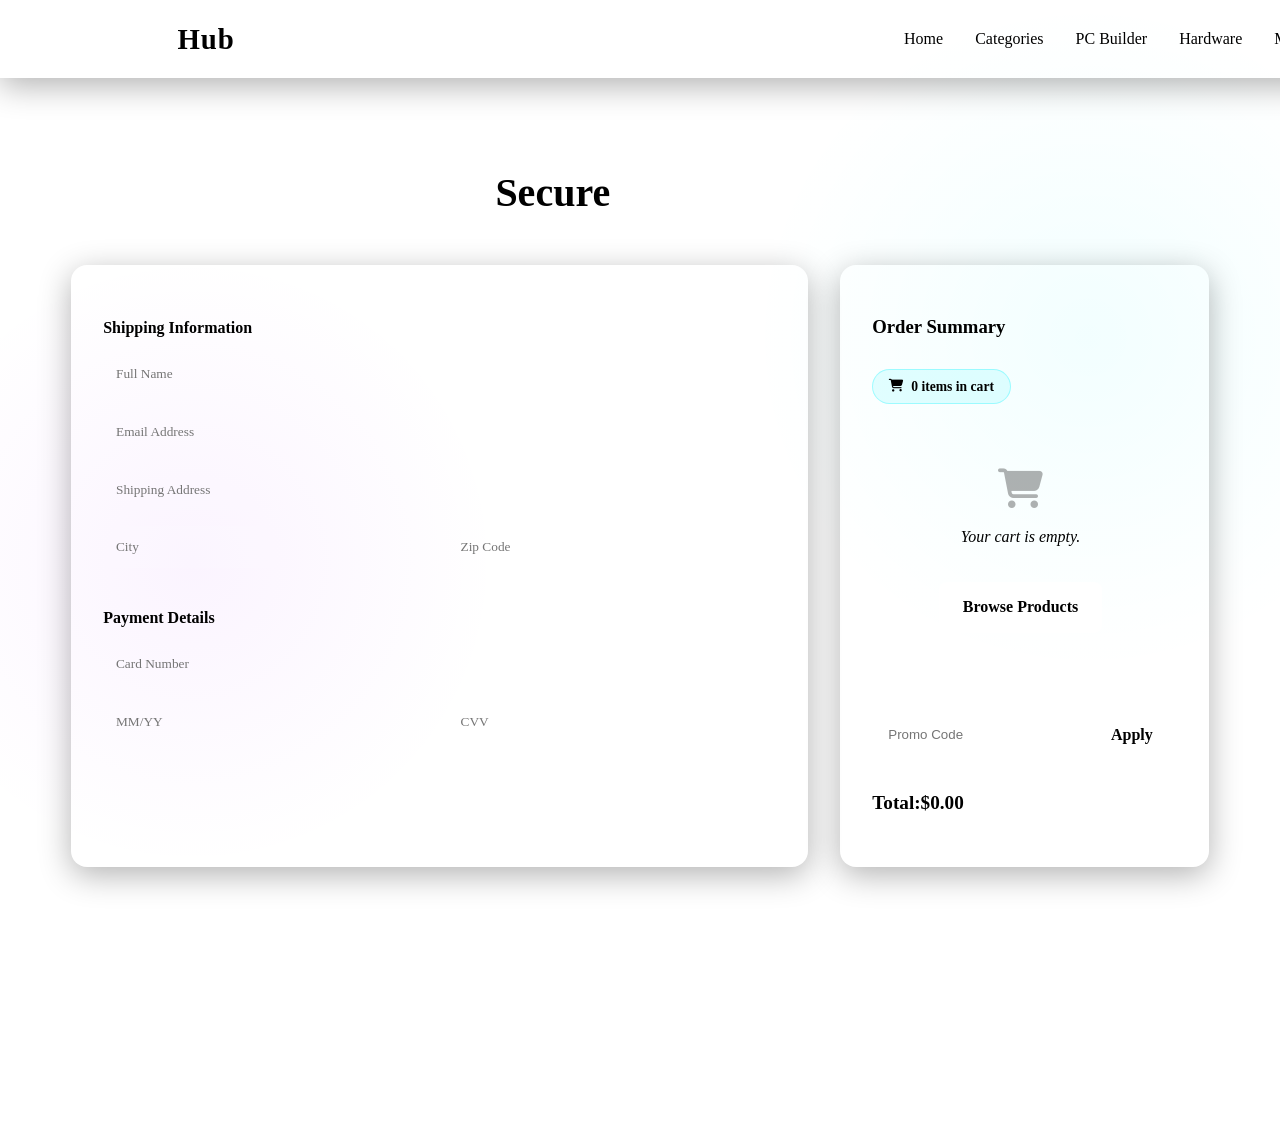
<file: checkout.html>
<!DOCTYPE html>
<html lang="en">
<head>
    <meta charset="UTF-8">
    <meta name="viewport" content="width=device-width, initial-scale=1.0">
    <title>Checkout - Gaming Hub</title>
    <meta name="description" content="Secure checkout for Gaming Hub.">
    <link rel="stylesheet" href="styles/main.css">
    <link rel="stylesheet" href="styles/components.css">
    <link href="https://fonts.googleapis.com/css2?family=Outfit:wght@300;400;600;800&family=Inter:wght@400;500;700&display=swap" rel="stylesheet">
    <link href="https://cdnjs.cloudflare.com/ajax/libs/font-awesome/6.4.0/css/all.min.css" rel="stylesheet">
</head>
<body>
    <!-- Navbar -->
    <nav class="navbar glass-panel">
        <div class="nav-brand">
            <a href="index.html" style="text-decoration: none; color: inherit;">
                <span class="neon-text">Gaming</span> Hub
            </a>
        </div>
        <div class="nav-links">
            <a href="index.html#hero">Home</a>
            <a href="index.html#categories">Categories</a>
            <a href="index.html#builder">PC Builder</a>
            <a href="index.html#products">Hardware</a>
            <a href="orders.html">My Orders</a>
        </div>
    </nav>

    <!-- Checkout Section -->
    <section class="checkout-page" style="padding-top: 8rem; min-height: 100vh;">
        <h2 class="section-title">Secure <span class="neon-text">Checkout</span></h2>
        
        <div class="checkout-container">
            <div class="checkout-form-container glass-panel">
                <form id="page-checkout-form" class="checkout-form">
                    <div class="form-section">
                        <h4>Shipping Information</h4>
                        <input type="text" placeholder="Full Name" required>
                        <input type="email" placeholder="Email Address" required>
                        <input type="text" placeholder="Shipping Address" required>
                        <div class="form-row">
                            <input type="text" placeholder="City" required>
                            <input type="text" placeholder="Zip Code" required>
                        </div>
                    </div>
                    <div class="form-section">
                        <h4>Payment Details</h4>
                        <input type="text" placeholder="Card Number" required>
                        <div class="form-row">
                            <input type="text" placeholder="MM/YY" required>
                            <input type="text" placeholder="CVV" required>
                        </div>
                    </div>
                    <button type="submit" class="btn btn-neon w-100" id="page-place-order-btn" style="color: white !important;">Place Order</button>
                </form>
            </div>
            
        <div class="checkout-summary glass-panel">
                <h3>Order Summary</h3>

                <!-- Product count badge -->
                <div id="checkout-item-count" style="
                    display: inline-flex;
                    align-items: center;
                    gap: 0.5rem;
                    margin-top: 0.75rem;
                    background: rgba(0,243,255,0.1);
                    border: 1px solid rgba(0,243,255,0.3);
                    border-radius: 30px;
                    padding: 0.35rem 1rem;
                    font-size: 0.85rem;
                    font-weight: 600;
                    color: var(--neon-blue);
                ">
                    <i class="fas fa-shopping-cart" style="font-size:0.8rem;"></i>
                    <span id="item-count-text">0 items in cart</span>
                </div>

                <div class="checkout-items" id="checkout-items">
                    <!-- Rendered by JS -->
                </div>
                <div class="promo-section" style="margin-top: 1.5rem; padding-top: 1rem; border-top: 1px solid var(--glass-border);">
                    <div class="flex gap-2" style="display: flex; gap: 0.5rem;">
                        <input type="text" id="promo-input" placeholder="Promo Code" class="bg-slate-900 border border-slate-800 rounded-lg px-3 py-2 text-sm w-full" style="background: rgba(255,255,255,0.92); border: 1px solid var(--glass-border); border-radius: 8px; color: #111; padding: 0.5rem 1rem; width: 100%; font-weight: 500;">
                        <button type="button" id="apply-promo-btn" class="btn btn-primary btn-sm">Apply</button>
                    </div>
                    <p id="promo-status" class="text-xs mt-2" style="font-size: 0.75rem; margin-top: 0.5rem;"></p>
                </div>
                <div class="cart-total mt-1 pt-1" style="border-top: 1px solid var(--glass-border); margin-top: 1rem; padding-top: 1rem;">
                    <div id="discount-row" style="display: none; justify-content: space-between; margin-bottom: 0.5rem; color: var(--neon-green);">
                        <span>Discount:</span>
                        <span id="discount-amount">-$0.00</span>
                    </div>
                    <div style="display: flex; justify-content: space-between; font-weight: 800; font-size: 1.2rem;">
                        <span>Total:</span>
                        <span id="checkout-total-price">$0.00</span>
                    </div>
                </div>
            </div>
        </div>
    </section>

    <!-- Success Modal -->
    <div class="success-overlay" id="success-overlay"></div>
    <div class="success-modal glass-panel" id="success-modal">
        <i class="fas fa-check-circle success-icon"></i>
        <h3>Order Placed!</h3>
        <p>Your premium hardware is on its way. Check your email for details.</p>
        <div style="display:flex; gap:1rem; justify-content:center; margin-top:1rem; flex-wrap:wrap;">
            <button class="btn btn-primary" id="return-home-btn">Return to Home</button>
            <a href="orders.html" class="btn btn-outline" style="display:inline-block;">View My Orders</a>
        </div>
    </div>

    <!-- Scripts -->
    <script src="js/auth.js"></script>
    <script src="js/checkout.js"></script>
</body>
</html>
</file>
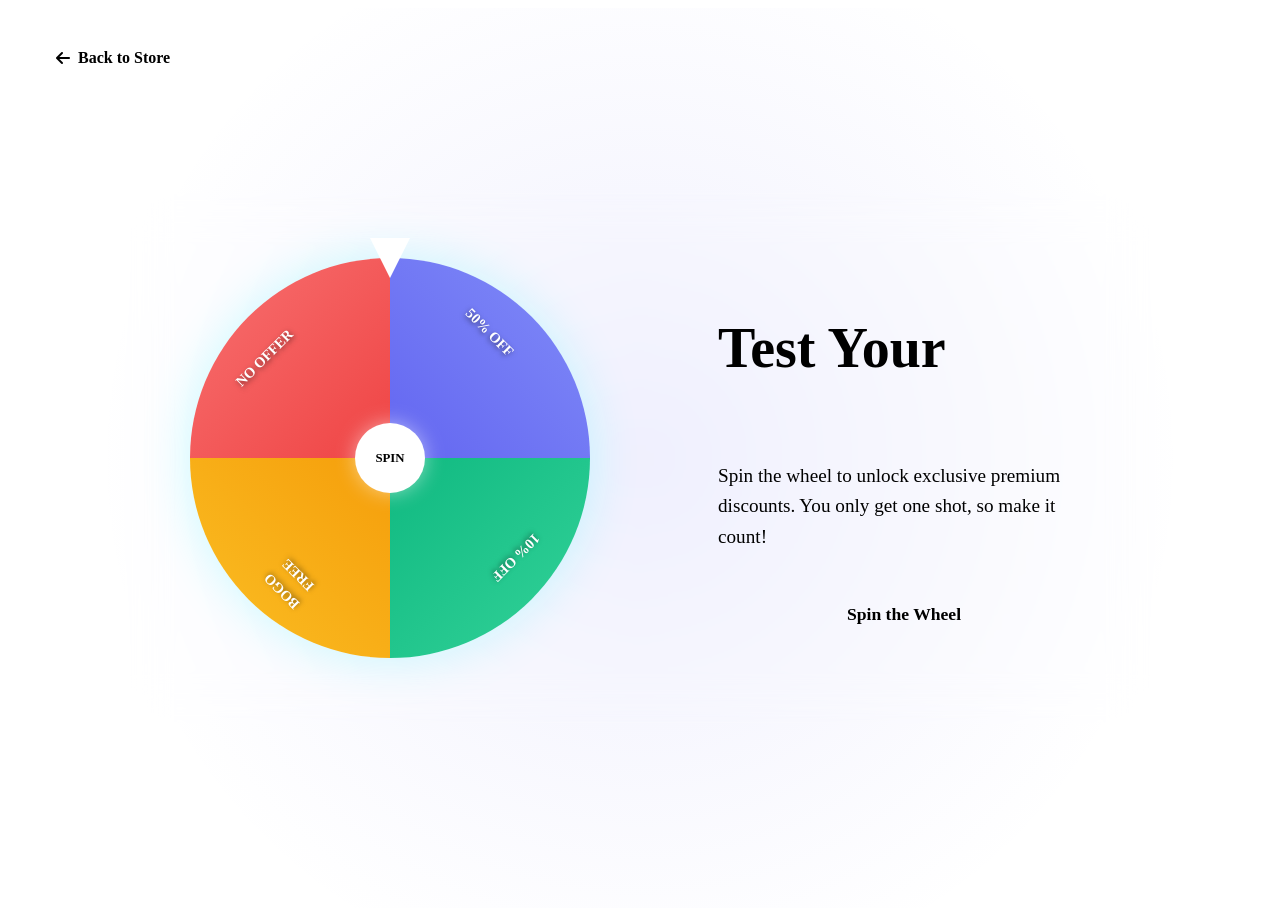
<file: lucky-wheel.html>
<!DOCTYPE html>
<html lang="en">
<head>
    <meta charset="UTF-8">
    <meta name="viewport" content="width=device-width, initial-scale=1.0">
    <title>Lucky Spin - Gaming Hub</title>
    <link rel="stylesheet" href="styles/main.css">
    <link rel="stylesheet" href="styles/components.css">
    <link href="https://fonts.googleapis.com/css2?family=Outfit:wght@300;400;600;800&family=Inter:wght@400;500;700&display=swap" rel="stylesheet">
    <link rel="stylesheet" href="https://cdnjs.cloudflare.com/ajax/libs/font-awesome/6.4.0/css/all.min.css">
    <style>
        body {
            background: var(--bg-darker);
            overflow: hidden;
            display: flex;
            align-items: center;
            justify-content: center;
            min-height: 100vh;
        }
        .lucky-page-container {
            width: 100%;
            height: 100vh;
            display: flex;
            flex-direction: column;
            align-items: center;
            justify-content: center;
            background: radial-gradient(circle at center, rgba(99, 102, 241, 0.1), transparent 70%);
            position: relative;
        }
        .back-home {
            position: absolute;
            top: 2rem;
            left: 2rem;
            z-index: 100;
        }
        .wheel-container-wrapper {
            animation: fadeIn 0.8s ease-out;
            background: rgba(255, 255, 255, 0.03);
            border: 1px solid rgba(255, 255, 255, 0.1);
            backdrop-filter: blur(20px);
            padding: 4rem;
            border-radius: 60px;
        }
    </style>
</head>
<body>
    <a href="index.html" class="btn btn-outline back-home">
        <i class="fas fa-arrow-left"></i> &nbsp; Back to Store
    </a>

    <div class="lucky-page-container">
        <div class="wheel-container-wrapper">
            <div class="wheel-container">
                <div class="wheel-pointer"></div>
                <div class="wheel-main" id="wheel-main">
                    <div class="wheel-segment"><span>50% OFF</span></div>
                    <div class="wheel-segment"><span>10% OFF</span></div>
                    <div class="wheel-segment"><span>BOGO FREE</span></div>
                    <div class="wheel-segment"><span>NO OFFER</span></div>
                </div>
                <div class="wheel-center" id="spin-trigger"></div>
            </div>
            
            <div class="wheel-content" style="margin-left: 4rem;">
                <div id="wheel-intro">
                    <h2 style="font-size: 3.5rem; margin-bottom: 1rem;">Test Your <span class="neon-text">Luck!</span></h2>
                    <p style="color: var(--text-secondary); margin-bottom: 2rem; font-size: 1.2rem;">Spin the wheel to unlock exclusive premium discounts. You only get one shot, so make it count!</p>
                    <button class="btn btn-neon w-100" id="btn-spin-now" style="padding: 1.2rem; font-size: 1.1rem;">Spin the Wheel</button>
                </div>

                <div id="wheel-reward" class="reward-display">
                    <h2 style="font-size: 3.5rem; margin-bottom: 1rem;">Winner <span class="neon-text">Winner!</span></h2>
                    <p id="reward-message" style="color: var(--text-secondary); margin-bottom: 2rem; font-size: 1.2rem;">Congratulations! Use the code below at checkout.</p>
                    <div class="reward-code" id="reward-code-text">GAMING50</div>
                    <button class="btn btn-primary w-100" id="btn-claim-reward">Go Shopping</button>
                </div>
            </div>
        </div>
    </div>

    <!-- Background Decoration -->
    <div class="glow-orb orb-1"></div>
    <div class="glow-orb orb-2"></div>

    <script src="js/wheel.js"></script>
</body>
</html>
</file>
<file: styles/main.css>
.nav-links a.admin-badge {
    background: rgba(99, 102, 241, 0.1);
    color: var(--primary);
    padding: 6px 12px;
    border-radius: 8px;
    border: 1px solid rgba(99, 102, 241, 0.2);
    font-weight: 600;
}

.footer-admin-link {
    display: inline-block;
    margin-top: 10px;
    color: var(--primary);
    text-decoration: none;
    font-weight: 500;
    transition: transform 0.2s;
}

.footer-admin-link:hover {
    transform: translateX(5px);
}
    /* Color Palette */
    --bg-dark: #0a0a0f;
    --bg-darker: #050507;
    --bg-card: rgba(20, 20, 30, 0.6);
    
    --text-primary: #ffffff;
    --text-secondary: #b4b4cc;
    
    --neon-blue: #00f3ff;
    --neon-purple: #b026ff;
    --neon-blue-glow: rgba(0, 243, 255, 0.5);
    --neon-purple-glow: rgba(176, 38, 255, 0.5);
    
    --success: #00ff88;
    --error: #ff3366;

    /* Glassmorphism */
    --glass-border: rgba(255, 255, 255, 0.15);
    --glass-bg: rgba(20, 20, 30, 0.65);
    --glass-blur: blur(12px);
    
    /* Typography */
    --font-heading: 'Outfit', sans-serif;
    --font-body: 'Inter', sans-serif;
    
    /* Transitions */
    --transition-fast: 0.2s ease;
    --transition-smooth: 0.4s cubic-bezier(0.16, 1, 0.3, 1);
}

* {
    margin: 0;
    padding: 0;
    box-sizing: border-box;
}

html {
    scroll-behavior: smooth;
}

body {
    background-color: var(--bg-dark);
    color: var(--text-primary);
    font-family: var(--font-body);
    line-height: 1.6;
    overflow-x: hidden;
    min-height: 100vh;
    background-image: 
        radial-gradient(circle at 15% 50%, rgba(176, 38, 255, 0.05), transparent 25%),
        radial-gradient(circle at 85% 30%, rgba(0, 243, 255, 0.05), transparent 25%);
}

h1, h2, h3, h4, h5, h6 {
    font-family: var(--font-heading);
    font-weight: 700;
    line-height: 1.2;
}

a {
    color: var(--text-primary);
    text-decoration: none;
    transition: color var(--transition-fast);
}

ul {
    list-style: none;
}

img {
    max-width: 100%;
    display: block;
}

/* Utilities */
.neon-text {
    background: linear-gradient(90deg, var(--neon-blue), var(--neon-purple));
    -webkit-background-clip: text;
    -webkit-text-fill-color: transparent;
    background-clip: text;
    color: transparent;
    text-shadow: 0 0 20px var(--neon-blue-glow);
}

.glass-panel {
    background: var(--glass-bg);
    backdrop-filter: var(--glass-blur);
    -webkit-backdrop-filter: var(--glass-blur);
    border: 1px solid var(--glass-border);
    border-radius: 16px;
    box-shadow: 0 8px 32px 0 rgba(0, 0, 0, 0.3);
}

.section-title {
    font-size: 2.5rem;
    text-align: center;
    margin-bottom: 3rem;
    position: relative;
}

.section-title::after {
    content: '';
    position: absolute;
    bottom: -10px;
    left: 50%;
    transform: translateX(-50%);
    width: 60px;
    height: 4px;
    background: linear-gradient(90deg, var(--neon-blue), var(--neon-purple));
    border-radius: 2px;
}

/* Buttons */
.btn {
    display: inline-flex;
    align-items: center;
    justify-content: center;
    padding: 0.8rem 1.5rem;
    border-radius: 8px;
    font-family: var(--font-heading);
    font-weight: 600;
    cursor: pointer;
    transition: all var(--transition-fast);
    border: none;
    font-size: 1rem;
    text-align: center;
}

.btn-primary {
    background: #ffffff;
    color: var(--bg-dark);
}

.btn-primary:hover {
    background: #e0e0e0;
    transform: translateY(-2px);
}

.btn-neon {
    background: transparent;
    color: var(--text-primary);
    border: 1px solid var(--neon-blue);
    box-shadow: 0 0 10px var(--neon-blue-glow), inset 0 0 10px var(--neon-blue-glow);
    position: relative;
    overflow: hidden;
}

.btn-neon::before {
    content: '';
    position: absolute;
    top: 0;
    left: -100%;
    width: 100%;
    height: 100%;
    background: linear-gradient(90deg, transparent, rgba(0, 243, 255, 0.2), transparent);
    transition: left 0.5s ease;
}

.btn-neon:hover::before {
    left: 100%;
}

.btn-neon:hover {
    box-shadow: 0 0 20px var(--neon-blue-glow), inset 0 0 20px var(--neon-blue-glow);
    transform: translateY(-2px);
    text-shadow: 0 0 5px var(--neon-blue);
}

.btn-outline {
    background: transparent;
    border: 1px solid var(--text-secondary);
    color: var(--text-primary);
}

.btn-outline:hover {
    border-color: var(--text-primary);
    background: rgba(255, 255, 255, 0.05);
}

.icon-btn {
    background: transparent;
    border: none;
    color: var(--text-primary);
    font-size: 1.2rem;
    cursor: pointer;
    transition: color var(--transition-fast);
    position: relative;
}

.icon-btn:hover {
    color: var(--neon-blue);
}

.w-100 {
    width: 100%;
}

/* Animations */
@keyframes pulse {
    0% { transform: scale(1); opacity: 0.5; }
    50% { transform: scale(1.05); opacity: 0.8; }
    100% { transform: scale(1); opacity: 0.5; }
}

@keyframes float {
    0% { transform: translateY(0px); }
    50% { transform: translateY(-20px); }
    100% { transform: translateY(0px); }
}

@keyframes fadeIn {
    from { opacity: 0; transform: translateY(20px); }
    to { opacity: 1; transform: translateY(0); }
}

.fade-in {
    animation: fadeIn 0.6s ease forwards;
}
</file>
<file: styles/components.css>
/* Navbar */
.navbar {
    display: flex;
    justify-content: space-between;
    align-items: center;
    padding: 1rem 5%;
    position: fixed;
    top: 0;
    left: 0;
    width: 100%;
    z-index: 1000;
    border-radius: 0;
    border-top: none;
    border-left: none;
    border-right: none;
}

.nav-brand {
    font-family: var(--font-heading);
    font-size: 1.8rem;
    font-weight: 800;
    letter-spacing: 1px;
}

.nav-links {
    display: flex;
    gap: 2rem;
}

.nav-links a {
    font-weight: 500;
    font-size: 1rem;
    position: relative;
}

.nav-links a::after {
    content: '';
    position: absolute;
    width: 0;
    height: 2px;
    bottom: -4px;
    left: 0;
    background: var(--neon-blue);
    transition: width var(--transition-fast);
}

.nav-links a:hover::after {
    width: 100%;
}

.nav-actions {
    display: flex;
    align-items: center;
    gap: 1.5rem;
}

.search-bar {
    background: rgba(255, 255, 255, 0.05);
    border: 1px solid var(--glass-border);
    padding: 0.5rem 1rem;
    border-radius: 20px;
    color: var(--text-primary);
    outline: none;
    transition: all var(--transition-fast);
}

.search-bar:focus {
    border-color: var(--neon-blue);
    box-shadow: 0 0 10px rgba(0, 243, 255, 0.2);
}

.cart-btn {
    position: relative;
}

.cart-count {
    position: absolute;
    top: -8px;
    right: -12px;
    background: var(--neon-purple);
    color: white;
    font-size: 0.7rem;
    font-weight: bold;
    height: 18px;
    width: 18px;
    display: flex;
    align-items: center;
    justify-content: center;
    border-radius: 50%;
}

/* Hero Section */
.hero {
    min-height: 100vh;
    display: flex;
    align-items: center;
    justify-content: space-between;
    padding: 6rem 5% 0;
    position: relative;
}

.hero-content {
    flex: 1;
    max-width: 600px;
    z-index: 2;
}

.hero-title {
    font-size: 4rem;
    margin-bottom: 1.5rem;
}

.hero-subtitle {
    font-size: 1.2rem;
    color: var(--text-secondary);
    margin-bottom: 2.5rem;
}

.hero-buttons {
    display: flex;
    gap: 1.5rem;
}

.hero-image-container {
    flex: 1;
    position: relative;
    display: flex;
    justify-content: center;
    align-items: center;
    z-index: 1;
}

.hero-image {
    width: 100%;
    max-width: 500px;
    animation: float 6s ease-in-out infinite;
    z-index: 2;
    position: relative;
    border-radius: 20px;
    box-shadow: 0 20px 50px rgba(0,0,0,0.5);
}

.glow-orb {
    position: absolute;
    border-radius: 50%;
    filter: blur(80px);
    z-index: 1;
    animation: pulse 4s ease-in-out infinite;
}

.orb-1 {
    width: 300px;
    height: 300px;
    background: var(--neon-blue-glow);
    top: 10%;
    right: 20%;
}

.orb-2 {
    width: 250px;
    height: 250px;
    background: var(--neon-purple-glow);
    bottom: 10%;
    left: 20%;
    animation-delay: 2s;
}

/* Sections Base */
section {
    padding: 5rem 5%;
}

/* Category Grid */
.category-grid {
    display: grid;
    grid-template-columns: repeat(auto-fit, minmax(300px, 1fr));
    gap: 2rem;
}

.category-card {
    position: relative;
    height: 200px;
    border-radius: 16px;
    overflow: hidden;
    cursor: pointer;
    transition: transform var(--transition-fast);
}

.category-card:hover {
    transform: translateY(-5px);
}

.category-img {
    width: 100%;
    height: 100%;
    object-fit: cover;
    transition: transform 0.5s ease;
}

.category-card:hover .category-img {
    transform: scale(1.1);
}

.category-overlay {
    position: absolute;
    inset: 0;
    background: linear-gradient(to top, rgba(0,0,0,0.8), transparent);
    display: flex;
    align-items: flex-end;
    padding: 1.5rem;
}

.category-title {
    font-size: 1.5rem;
    font-weight: 600;
}

/* Products Grid */
.product-grid {
    display: grid;
    grid-template-columns: repeat(auto-fill, minmax(280px, 1fr));
    gap: 2rem;
}

.product-card {
    padding: 1.5rem;
    display: flex;
    flex-direction: column;
    gap: 1rem;
    transition: all var(--transition-fast);
    border: 1px solid transparent;
}

.product-card:hover {
    border-color: rgba(0, 243, 255, 0.3);
    box-shadow: 0 10px 30px rgba(0, 0, 0, 0.5), 0 0 20px rgba(0, 243, 255, 0.1);
    transform: translateY(-5px);
}

.product-image-wrap {
    height: 200px;
    display: flex;
    justify-content: center;
    align-items: center;
    background: rgba(0, 0, 0, 0.2);
    border-radius: 8px;
    overflow: hidden;
}

.product-image {
    max-height: 100%;
    object-fit: contain;
    transition: transform 0.3s ease;
}

.product-card:hover .product-image {
    transform: scale(1.05);
}

.product-category {
    font-size: 0.8rem;
    color: var(--neon-blue);
    text-transform: uppercase;
    letter-spacing: 1px;
}

.product-title {
    font-size: 1.2rem;
    font-weight: 600;
    margin-bottom: 0.5rem;
}

.product-rating {
    color: #ffb800;
    font-size: 0.9rem;
}

.product-rating span {
    color: var(--text-secondary);
    margin-left: 0.5rem;
}

.product-price {
    font-size: 1.5rem;
    font-weight: 700;
    color: var(--text-primary);
    margin: 0.5rem 0;
}

.product-actions {
    display: flex;
    gap: 0.5rem;
    margin-top: auto;
}

/* Product Filters */
.product-filters {
    display: flex;
    justify-content: center;
    flex-wrap: wrap;
    gap: 1rem;
    margin-bottom: 2.5rem;
}

.filter-btn {
    background: rgba(255, 255, 255, 0.05);
    border: 1px solid var(--glass-border);
    padding: 0.6rem 1.5rem;
    border-radius: 25px;
    color: var(--text-primary);
    cursor: pointer;
    font-weight: 500;
    transition: all var(--transition-fast);
}

.filter-btn:hover {
    background: rgba(0, 243, 255, 0.1);
    border-color: var(--neon-blue);
    transform: translateY(-2px);
}

.filter-btn.active {
    background: var(--neon-blue);
    color: #000;
    border-color: var(--neon-blue);
    box-shadow: 0 0 15px rgba(0, 243, 255, 0.4);
}

/* PC Builder */
.builder-container {
    display: flex;
    gap: 2rem;
    padding: 2rem;
    min-height: 600px;
}

.builder-sidebar {
    flex: 0 0 250px;
    border-right: 1px solid var(--glass-border);
    padding-right: 1rem;
}

.component-list {
    display: flex;
    flex-direction: column;
    gap: 0.5rem;
}

.component-item {
    padding: 1rem;
    border-radius: 8px;
    cursor: pointer;
    transition: all var(--transition-fast);
    display: flex;
    justify-content: space-between;
    align-items: center;
}

.component-item:hover {
    background: rgba(255, 255, 255, 0.05);
}

.component-item.active {
    background: rgba(0, 243, 255, 0.1);
    border-left: 4px solid var(--neon-blue);
}

.component-status {
    width: 10px;
    height: 10px;
    border-radius: 50%;
    background: var(--glass-border);
}

.component-status.selected {
    background: var(--success);
    box-shadow: 0 0 5px var(--success);
}

.builder-main {
    flex: 1;
    display: flex;
    flex-direction: column;
    gap: 2rem;
}

.compatibility-checker {
    background: rgba(0, 0, 0, 0.3);
    padding: 1rem;
    border-radius: 8px;
    display: flex;
    align-items: center;
    gap: 1rem;
    border: 1px solid rgba(0, 255, 136, 0.3);
}

.status-indicator {
    width: 12px;
    height: 12px;
    border-radius: 50%;
}

.status-indicator.success { background: var(--success); box-shadow: 0 0 8px var(--success); }
.status-indicator.error { background: var(--error); box-shadow: 0 0 8px var(--error); }
.status-indicator.warning { background: #ffb800; box-shadow: 0 0 8px #ffb800; }

.component-selection {
    flex: 1;
}

.selection-grid {
    display: grid;
    grid-template-columns: repeat(auto-fill, minmax(250px, 1fr));
    gap: 1.5rem;
    margin-top: 1rem;
}

.select-card {
    border: 1px solid var(--glass-border);
    padding: 1rem;
    border-radius: 8px;
    cursor: pointer;
    transition: all var(--transition-fast);
    position: relative;
}

.select-card:hover {
    border-color: var(--neon-blue);
    background: rgba(0, 243, 255, 0.05);
}

.select-card.selected {
    border-color: var(--success);
    background: rgba(0, 255, 136, 0.05);
}

.select-card-img {
    height: 100px;
    object-fit: contain;
    margin-bottom: 1rem;
    width: 100%;
}

.select-card-title {
    font-size: 1rem;
    font-weight: 600;
    margin-bottom: 0.5rem;
}

.select-card-price {
    font-weight: 700;
    color: var(--neon-blue);
}

.select-card-specs {
    font-size: 0.8rem;
    color: var(--text-secondary);
    margin-top: 0.5rem;
}

.builder-summary {
    padding: 1.5rem;
    background: rgba(0,0,0,0.4);
}

.summary-details {
    margin: 1.5rem 0;
    min-height: 100px;
}

.summary-item {
    display: flex;
    justify-content: space-between;
    padding: 0.5rem 0;
    border-bottom: 1px solid var(--glass-border);
    font-size: 0.9rem;
}

.summary-total {
    display: flex;
    justify-content: space-between;
    font-size: 1.5rem;
    font-weight: 700;
    margin-bottom: 1.5rem;
    padding-top: 1rem;
    border-top: 2px solid rgba(255,255,255,0.1);
}

.empty-summary {
    color: var(--text-secondary);
    text-align: center;
    font-style: italic;
    padding: 2rem 0;
}

/* Footer */
.footer {
    padding: 4rem 5% 2rem;
    margin-top: 4rem;
    border-radius: 16px 16px 0 0;
    border-bottom: none;
    border-left: none;
    border-right: none;
}

.footer-grid {
    display: grid;
    grid-template-columns: repeat(auto-fit, minmax(200px, 1fr));
    gap: 3rem;
    margin-bottom: 3rem;
}

.footer-brand p {
    margin-top: 1rem;
    color: var(--text-secondary);
}

.footer-links {
    display: flex;
    flex-direction: column;
    gap: 1rem;
}

.footer-links h4, .footer-social h4, .footer-newsletter h4 {
    margin-bottom: 1rem;
    font-size: 1.2rem;
}

.footer-links a {
    color: var(--text-secondary);
}

.footer-links a:hover {
    color: var(--neon-blue);
}

.social-icons {
    display: flex;
    gap: 1rem;
}

.social-icons a {
    width: 40px;
    height: 40px;
    border-radius: 50%;
    background: rgba(255,255,255,0.05);
    display: flex;
    align-items: center;
    justify-content: center;
    font-size: 1.2rem;
    transition: all var(--transition-fast);
}

.social-icons a:hover {
    background: var(--neon-purple);
    transform: translateY(-3px);
}

.newsletter-form {
    display: flex;
    gap: 0.5rem;
}

.newsletter-form input {
    flex: 1;
    padding: 0.8rem;
    border-radius: 8px;
    border: 1px solid var(--glass-border);
    background: rgba(0,0,0,0.3);
    color: white;
    outline: none;
}

.newsletter-form input:focus {
    border-color: var(--neon-blue);
}

.footer-bottom {
    text-align: center;
    padding-top: 2rem;
    border-top: 1px solid var(--glass-border);
    color: var(--text-secondary);
}

/* Responsive */
@media (max-width: 992px) {
    .hero {
        flex-direction: column;
        text-align: center;
        padding-top: 8rem;
    }
    
    .hero-content {
        margin-bottom: 3rem;
    }
    
    .hero-buttons {
        justify-content: center;
    }
    
    .builder-container {
        flex-direction: column;
    }
    
    .builder-sidebar {
        border-right: none;
        border-bottom: 1px solid var(--glass-border);
        padding-right: 0;
        padding-bottom: 1rem;
    }
    
    .component-list {
        flex-direction: row;
        flex-wrap: wrap;
    }
    
    .component-item {
        flex: 1 1 auto;
    }
}

@media (max-width: 768px) {
    .nav-links {
        display: none;
    }
    
    .hero-title {
        font-size: 3rem;
    }
    
    .newsletter-form {
        flex-direction: column;
    }
}

/* Cart Modal */
.cart-overlay {
    position: fixed;
    top: 0;
    left: 0;
    width: 100%;
    height: 100%;
    background: rgba(0, 0, 0, 0.7);
    z-index: 1000;
    opacity: 0;
    visibility: hidden;
    transition: all 0.3s ease;
}

.cart-overlay.active {
    opacity: 1;
    visibility: visible;
}

.cart-modal {
    position: fixed;
    top: 0;
    right: -400px;
    width: 100%;
    max-width: 400px;
    height: 100vh;
    z-index: 1001;
    display: flex;
    flex-direction: column;
    transition: right 0.3s ease;
    border-radius: 0;
    border-top: none;
    border-right: none;
    border-bottom: none;
}

.cart-modal.active {
    right: 0;
}

.cart-header {
    display: flex;
    justify-content: space-between;
    align-items: center;
    padding: 1.5rem;
    border-bottom: 1px solid var(--glass-border);
}

.close-btn {
    background: transparent;
    border: none;
    color: var(--text-primary);
    font-size: 1.5rem;
    cursor: pointer;
    transition: color var(--transition-fast);
}

.close-btn:hover {
    color: var(--neon-blue);
}

.cart-items {
    flex: 1;
    overflow-y: auto;
    padding: 1.5rem;
    display: flex;
    flex-direction: column;
    gap: 1rem;
}

.cart-item {
    display: flex;
    gap: 1rem;
    align-items: center;
    padding-bottom: 1rem;
    border-bottom: 1px solid rgba(255, 255, 255, 0.1);
}

.cart-item-img {
    width: 60px;
    height: 60px;
    object-fit: contain;
    background: rgba(0,0,0,0.2);
    border-radius: 8px;
    padding: 5px;
}

.cart-item-info {
    flex: 1;
}

.cart-item-title {
    font-size: 0.9rem;
    font-weight: 600;
    margin-bottom: 0.25rem;
    line-height: 1.2;
    color: #ffffff;
}

.cart-item-price {
    color: var(--neon-blue);
    font-weight: 700;
}

.remove-item-btn {
    background: transparent;
    border: none;
    color: var(--error);
    cursor: pointer;
    font-size: 1.2rem;
    transition: transform 0.2s;
}

.remove-item-btn:hover {
    transform: scale(1.1);
}

.cart-footer {
    padding: 1.5rem;
    border-top: 1px solid var(--glass-border);
    background: rgba(0,0,0,0.5);
}

.cart-total {
    display: flex;
    justify-content: space-between;
    font-size: 1.2rem;
    font-weight: 700;
    margin-bottom: 1rem;
}

/* Checkout & Success Modals */
.checkout-overlay, .success-overlay, .auth-overlay {
    position: fixed;
    top: 0;
    left: 0;
    width: 100%;
    height: 100%;
    background: rgba(0, 0, 0, 0.75);
    z-index: 2000;
    opacity: 0;
    visibility: hidden;
    transition: all 0.3s ease;
}

.checkout-overlay.active, .success-overlay.active, .auth-overlay.active {
    opacity: 1;
    visibility: visible;
}

.checkout-modal {
    position: fixed;
    top: 50%;
    left: 50%;
    transform: translate(-50%, -50%) scale(0.9);
    width: 90%;
    max-width: 500px;
    z-index: 2001;
    opacity: 0;
    visibility: hidden;
    transition: all 0.3s ease;
    max-height: 90vh;
    overflow-y: auto;
}

.checkout-modal.active {
    opacity: 1;
    visibility: visible;
    transform: translate(-50%, -50%) scale(1);
}

.checkout-header {
    display: flex;
    justify-content: space-between;
    align-items: center;
    padding: 1.5rem;
    border-bottom: 1px solid var(--glass-border);
}

.checkout-body {
    padding: 1.5rem;
}

.form-section {
    margin-bottom: 1.5rem;
}

.form-section h4 {
    margin-bottom: 1rem;
    color: var(--neon-blue);
}

.checkout-form input {
    width: 100%;
    padding: 0.8rem;
    margin-bottom: 1rem;
    background: rgba(255, 255, 255, 0.05);
    border: 1px solid var(--glass-border);
    border-radius: 8px;
    color: var(--text-primary);
    font-family: inherit;
    outline: none;
    transition: border-color 0.3s ease;
    pointer-events: auto !important;
    position: relative;
    z-index: 2002;
    cursor: text !important;
    user-select: text !important;
    -webkit-user-select: text !important;
}

.checkout-form input:focus {
    border-color: var(--neon-blue);
}

.form-row {
    display: flex;
    gap: 1rem;
}

.success-modal {
    position: fixed;
    top: 50%;
    left: 50%;
    transform: translate(-50%, -50%) scale(0.9);
    width: 90%;
    max-width: 400px;
    z-index: 2001;
    text-align: center;
    padding: 3rem 2rem;
    opacity: 0;
    visibility: hidden;
    transition: all 0.3s ease;
}

.success-modal.active {
    opacity: 1;
    visibility: visible;
    transform: translate(-50%, -50%) scale(1);
}

.success-icon {
    font-size: 4rem;
    color: var(--success);
    margin-bottom: 1.5rem;
}

/* Checkout Page Layout */
.checkout-page {
    padding-top: 8rem;
    min-height: 100vh;
}

.checkout-container {
    display: grid;
    grid-template-columns: 2fr 1fr;
    gap: 2rem;
    margin-top: 2rem;
}

.checkout-form-container {
    padding: 2rem;
}

.checkout-summary {
    padding: 2rem;
    height: fit-content;
}

.checkout-items {
    max-height: 400px;
    overflow-y: auto;
    margin-top: 1.5rem;
    padding-right: 0.5rem;
}

@media (max-width: 992px) {
    .checkout-container {
        grid-template-columns: 1fr;
    }
}

/* Auth Modal */
.auth-overlay {
    position: fixed;
    top: 0;
    left: 0;
    width: 100%;
    height: 100%;
    background: rgba(0, 0, 0, 0.8);
    backdrop-filter: blur(8px);
    z-index: 2000;
    opacity: 0;
    visibility: hidden;
    transition: all 0.3s ease;
}

.auth-overlay.active {
    opacity: 1;
    visibility: visible;
}

.auth-modal {
    position: fixed;
    top: 50%;
    left: 50%;
    transform: translate(-50%, -50%) scale(0.9);
    width: 90%;
    max-width: 400px;
    z-index: 2001;
    opacity: 0;
    visibility: hidden;
    transition: all 0.3s ease;
}

.auth-modal.active {
    opacity: 1;
    visibility: visible;
    transform: translate(-50%, -50%) scale(1);
}

.auth-header {
    display: flex;
    justify-content: space-between;
    align-items: center;
    padding: 1.5rem;
    border-bottom: 1px solid var(--glass-border);
}

.auth-body {
    padding: 1.5rem;
}

/* Empty State */
.empty-results {
    grid-column: 1 / -1;
    text-align: center;
    padding: 4rem 2rem;
    color: var(--text-secondary);
}

.empty-results i {
    font-size: 3rem;
    margin-bottom: 1rem;
    color: var(--neon-blue);
    opacity: 0.5;
}

.empty-results p {
    font-size: 1.2rem;
}

/* Shop Page Layout */
.shop-page-container {
    display: grid;
    grid-template-columns: 280px 1fr;
    gap: 2rem;
    padding: 8rem 5% 4rem;
    max-width: 1600px;
    margin: 0 auto;
    min-height: 100vh;
}

.shop-sidebar {
    position: sticky;
    top: 6rem;
    height: fit-content;
    padding: 2rem;
    display: flex;
    flex-direction: column;
    gap: 2rem;
}

.filter-group h4 {
    font-family: 'Outfit', sans-serif;
    font-size: 1.1rem;
    margin-bottom: 1.2rem;
    color: white;
    text-transform: uppercase;
    letter-spacing: 1px;
}

.shop-content {
    min-height: 100vh;
}

.checkbox-group {
    display: flex;
    flex-direction: column;
    gap: 0.5rem;
}

@media (max-width: 992px) {
    .shop-page-container {
        grid-template-columns: 1fr;
        padding-top: 6rem;
    }
    
    .shop-sidebar {
        position: relative;
        top: 0;
    }
}

/* Wheel Modal */
.wheel-overlay {
    position: fixed;
    top: 0;
    left: 0;
    width: 100%;
    height: 100%;
    background: rgba(0, 0, 0, 0.85);
    backdrop-filter: blur(10px);
    z-index: 3000;
    display: flex;
    align-items: center;
    justify-content: center;
    opacity: 0;
    visibility: hidden;
    transition: all 0.5s ease;
}

.wheel-overlay.active {
    opacity: 1;
    visibility: visible;
}

.wheel-container-wrapper {
    display: flex;
    align-items: center;
    gap: 4rem;
    max-width: 900px;
    width: 95%;
}

.wheel-container {
    position: relative;
    width: 400px;
    height: 400px;
    flex-shrink: 0;
}

.wheel-main {
    width: 100%;
    height: 100%;
    position: relative;
    border: 8px solid var(--glass-border);
    border-radius: 50%;
    box-shadow: 0 0 50px rgba(0, 243, 255, 0.2), inset 0 0 50px rgba(0, 243, 255, 0.1);
    overflow: hidden;
    transition: transform 5s cubic-bezier(0.15, 0, 0.15, 1);
}

.wheel-segment {
    position: absolute;
    width: 50%;
    height: 50%;
    top: 0;
    right: 0;
    transform-origin: 0% 100%;
    display: flex;
    align-items: center;
    justify-content: center;
    padding-bottom: 50px;
    box-sizing: border-box;
}

.wheel-segment span {
    transform: rotate(45deg);
    font-weight: 800;
    font-family: var(--font-heading);
    text-align: center;
    max-width: 80px;
    font-size: 0.9rem;
    color: white;
    text-shadow: 0 2px 5px rgba(0,0,0,0.5);
}

.wheel-segment:nth-child(1) { transform: rotate(0deg); background: linear-gradient(45deg, #6366f1, #818cf8); }
.wheel-segment:nth-child(2) { transform: rotate(90deg); background: linear-gradient(45deg, #10b981, #34d399); }
.wheel-segment:nth-child(3) { transform: rotate(180deg); background: linear-gradient(45deg, #f59e0b, #fbbf24); }
.wheel-segment:nth-child(4) { transform: rotate(270deg); background: linear-gradient(45deg, #ef4444, #f87171); }

.wheel-pointer {
    position: absolute;
    top: -20px;
    left: 50%;
    transform: translateX(-50%);
    width: 40px;
    height: 40px;
    background: white;
    clip-path: polygon(50% 100%, 0 0, 100% 0);
    z-index: 10;
    filter: drop-shadow(0 5px 10px rgba(0,0,0,0.5));
}

.wheel-center {
    position: absolute;
    top: 50%;
    left: 50%;
    transform: translate(-50%, -50%);
    width: 70px;
    height: 70px;
    background: white;
    border-radius: 50%;
    z-index: 11;
    display: flex;
    align-items: center;
    justify-content: center;
    box-shadow: 0 0 20px rgba(255,255,255,0.5);
    cursor: pointer;
    transition: transform 0.2s;
}

.wheel-center:hover {
    transform: translate(-50%, -50%) scale(1.1);
}

.wheel-center::after {
    content: 'SPIN';
    font-weight: 800;
    font-size: 0.8rem;
    color: var(--bg-dark);
}

.wheel-content {
    flex: 1;
}

.wheel-content h2 {
    font-size: 3.5rem;
    margin-bottom: 1rem;
    line-height: 1.1;
}

.wheel-content p {
    color: var(--text-secondary);
    margin-bottom: 2rem;
    font-size: 1.1rem;
}

.reward-display {
    display: none;
    animation: fadeIn 0.5s ease;
}

.reward-code {
    background: #ffffff;
    border: 2px dashed var(--neon-blue);
    padding: 1.5rem;
    border-radius: 12px;
    font-family: monospace;
    font-size: 2rem;
    margin: 1.5rem 0;
    color: #000000;
    letter-spacing: 2px;
}

@media (max-width: 768px) {
    .wheel-container-wrapper {
        flex-direction: column;
        gap: 2rem;
        text-align: center;
    }
    .wheel-container {
        width: 300px;
        height: 300px;
    }
    .wheel-content h2 {
        font-size: 2rem;
    }
}
</file>
